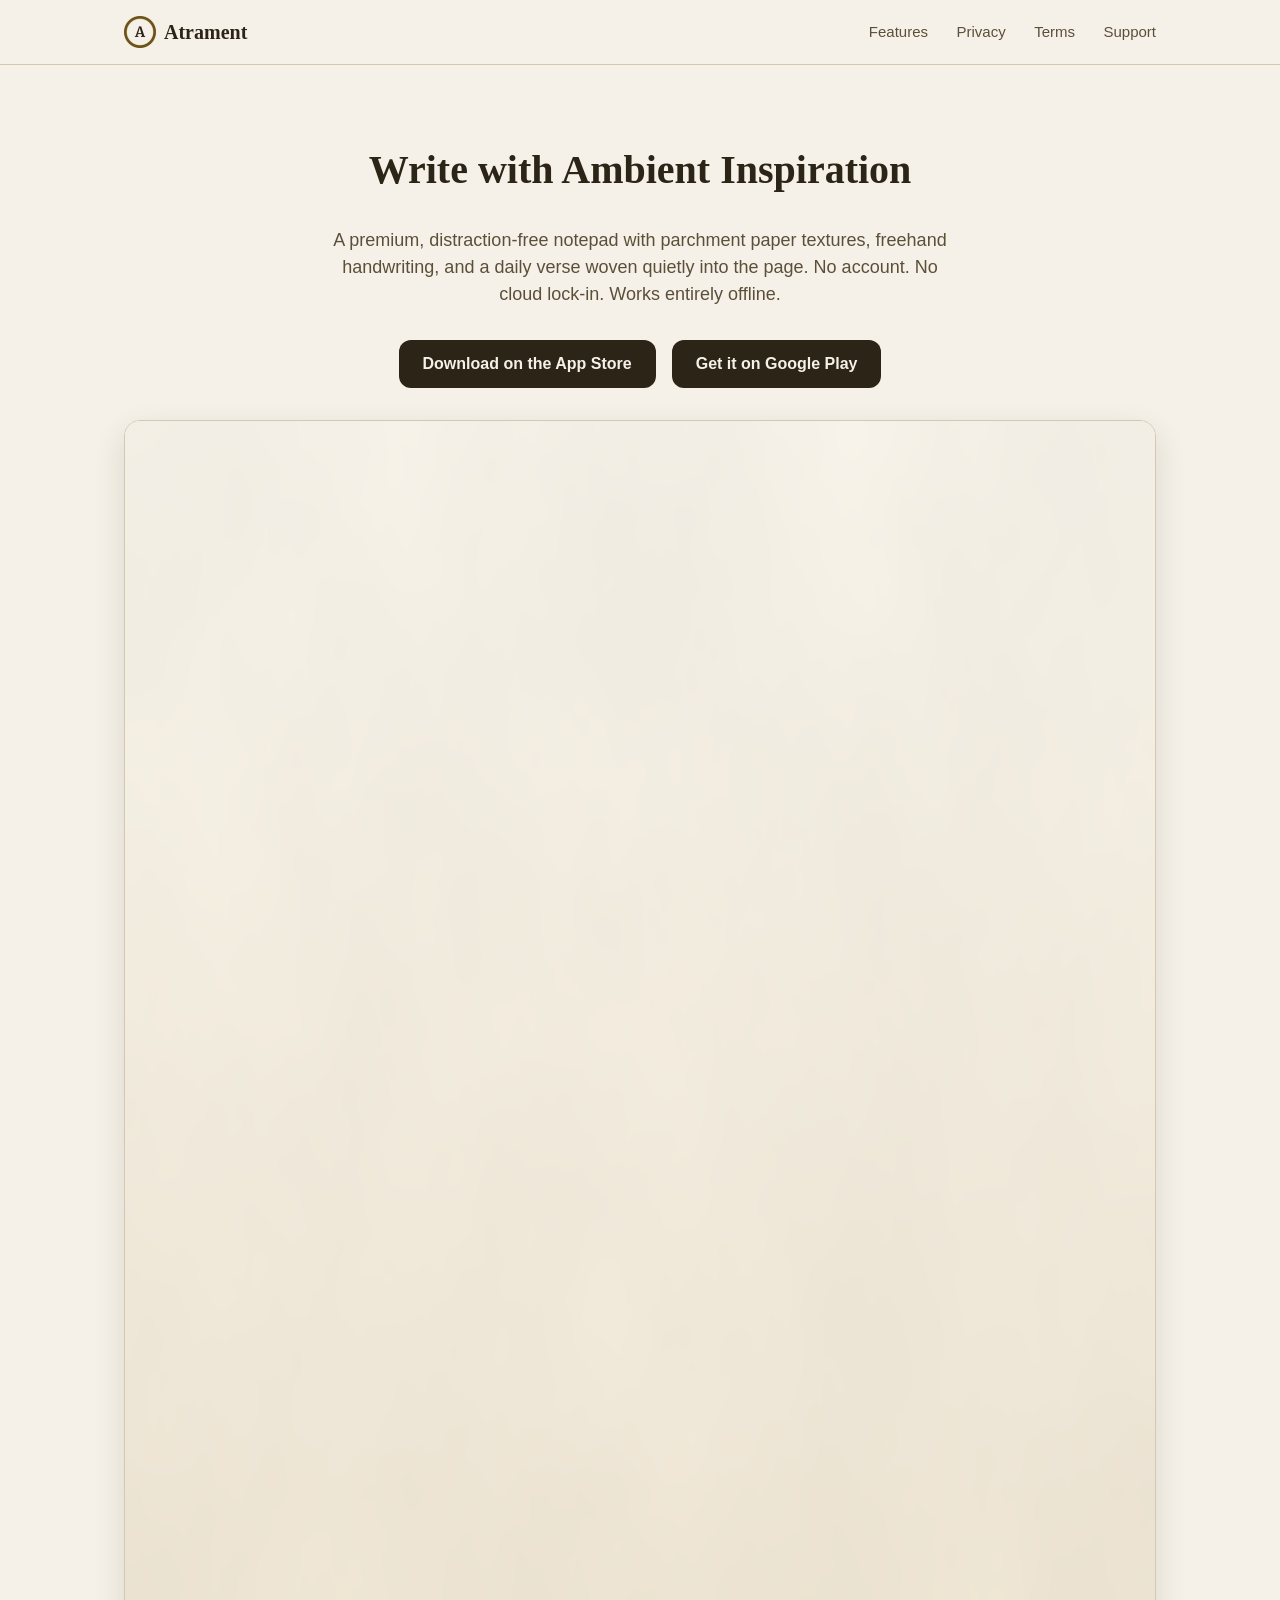
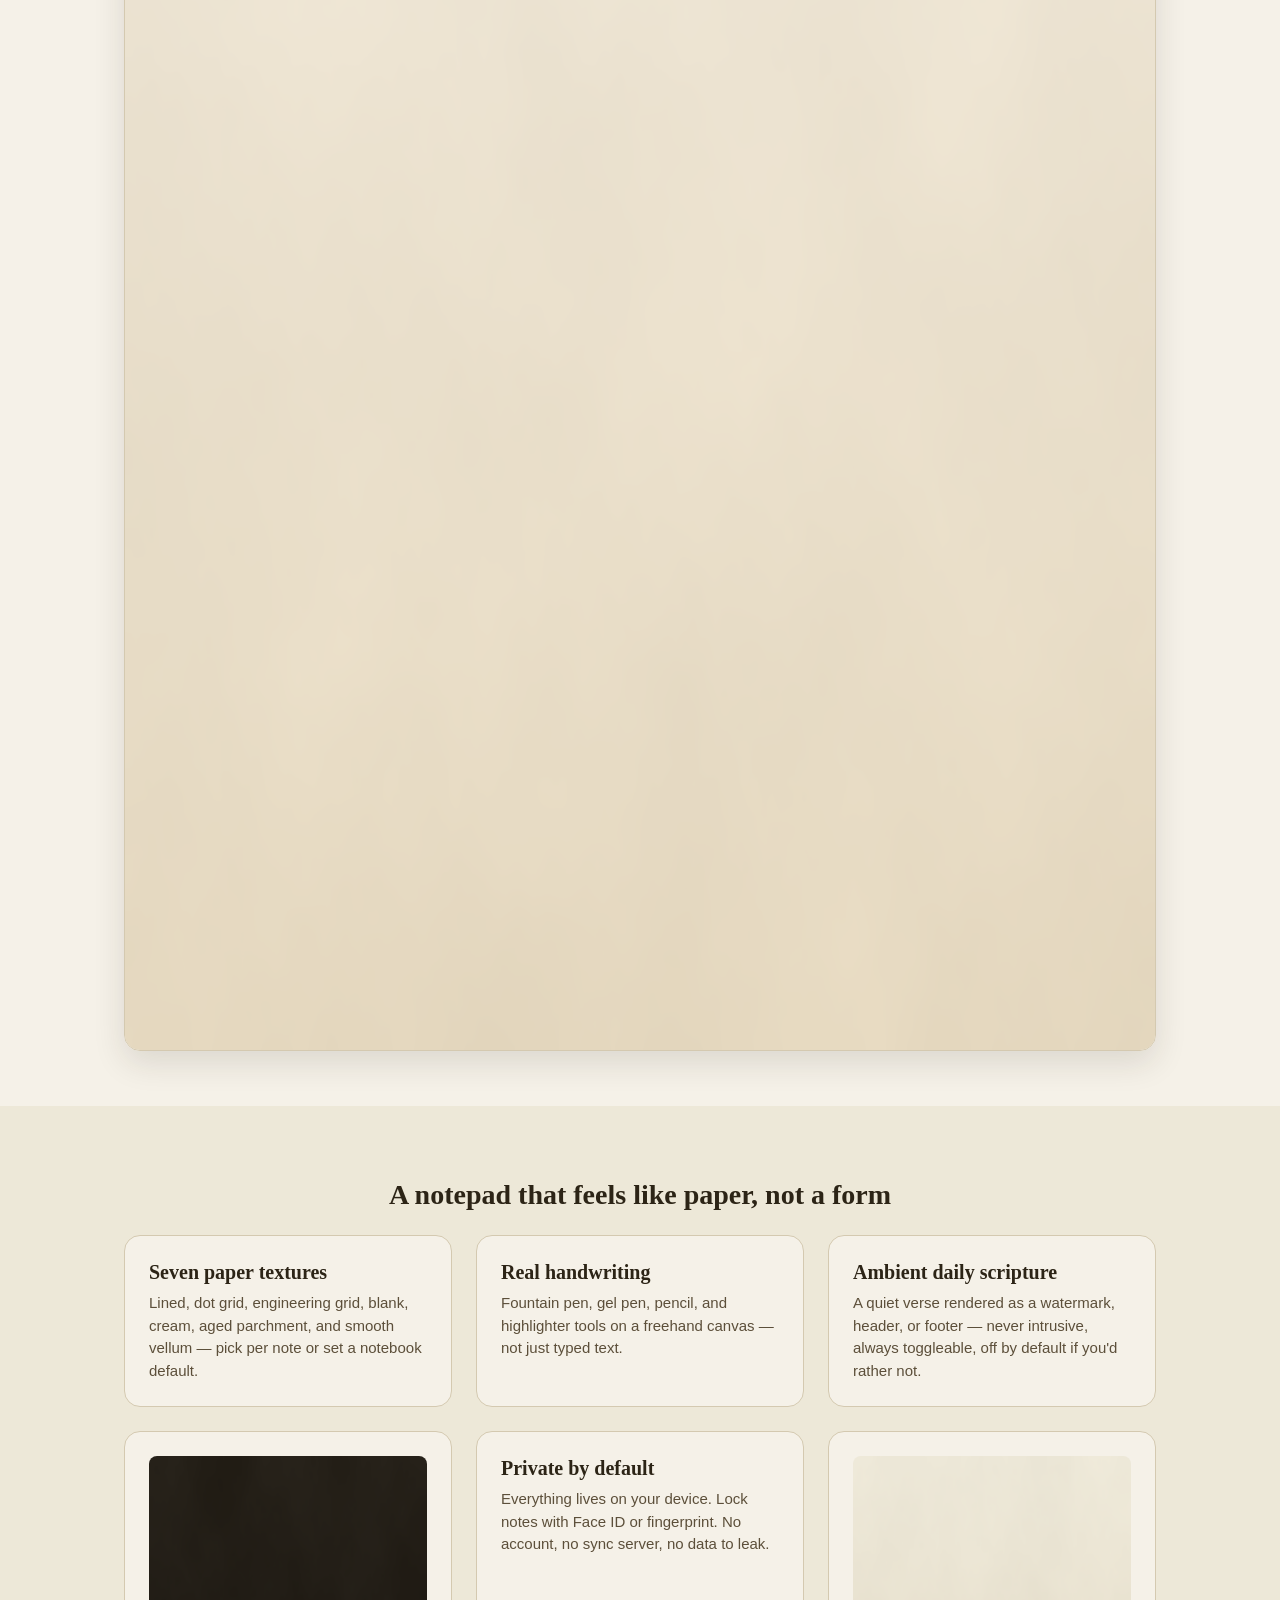
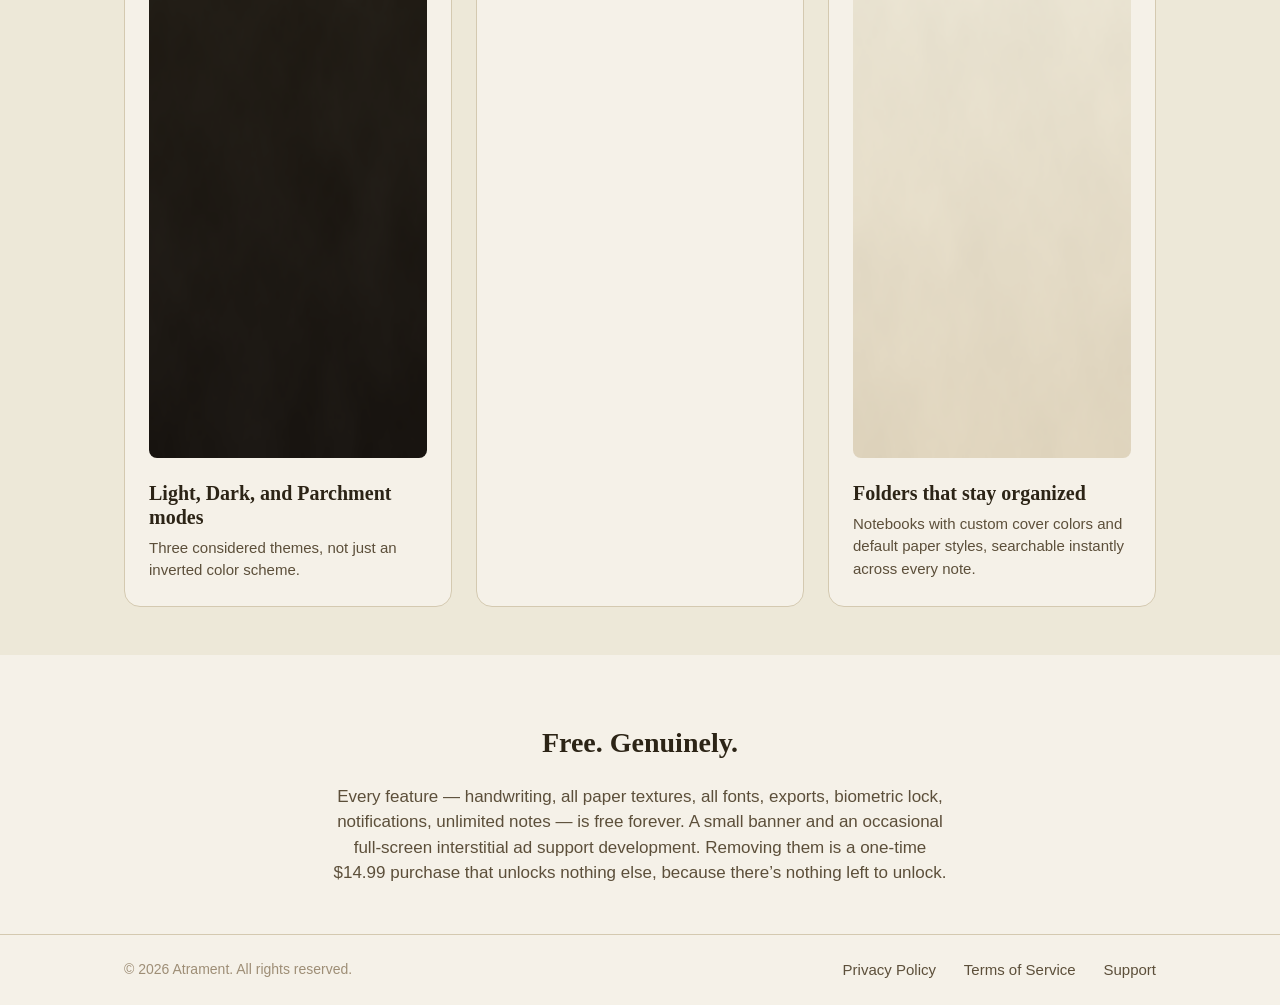
<file: website/index.html>
<!DOCTYPE html>
<html lang="en">
<head>
  <meta charset="UTF-8" />
  <meta name="viewport" content="width=device-width, initial-scale=1.0" />
  <title>Atrament — Aesthetic Notepad & Journal with Handwriting</title>
  <meta name="description" content="Atrament is a premium, distraction-free notepad with parchment paper textures, handwriting, and daily ambient scripture. No account required. Works offline." />
  <meta name="keywords" content="aesthetic notepad app, journal app with daily quotes, minimalist writing app, notepad with handwriting, sermon notes app, distraction free writer, notebook app with folders, goodnotes alternative android" />
  <meta property="og:title" content="Atrament — Aesthetic Notepad & Journal" />
  <meta property="og:description" content="A premium, distraction-free notepad with paper textures, handwriting, and daily ambient scripture." />
  <meta property="og:type" content="website" />
  <meta property="og:image" content="images/og-image.png" />
  <meta property="og:image:width" content="1200" />
  <meta property="og:image:height" content="630" />
  <meta name="twitter:card" content="summary_large_image" />
  <link rel="icon" type="image/svg+xml" href="images/favicon.svg" />
  <link rel="icon" type="image/png" sizes="512x512" href="images/logo.png" />
  <link rel="apple-touch-icon" sizes="180x180" href="images/apple-touch-icon.png" />
  <link rel="manifest" href="manifest.json" />
  <link rel="stylesheet" href="style.css" />
</head>
<body>
  <header class="site-header">
    <div class="container header-inner">
      <a href="/" class="brand">
        <img src="images/logo.png" alt="Atrament" class="brand-logo" />
        <span class="brand-name">Atrament</span>
      </a>
      <nav>
        <a href="#features">Features</a>
        <a href="privacy.html">Privacy</a>
        <a href="terms.html">Terms</a>
        <a href="support.html">Support</a>
      </nav>
    </div>
  </header>

  <main>
    <section class="hero">
      <div class="container hero-inner">
        <h1>Write with Ambient Inspiration</h1>
        <p class="hero-subtitle">
          A premium, distraction-free notepad with parchment paper textures,
          freehand handwriting, and a daily verse woven quietly into the page.
          No account. No cloud lock-in. Works entirely offline.
        </p>
        <div class="store-badges">
          <a class="store-badge" href="#" aria-label="Download on the App Store">Download on the App Store</a>
          <a class="store-badge" href="#" aria-label="Get it on Google Play">Get it on Google Play</a>
        </div>
        <div class="hero-image">
          <img src="images/screenshot_1.png" alt="Atrament note editor with parchment texture and a faint scripture watermark" />
        </div>
      </div>
    </section>

    <section id="features" class="features">
      <div class="container">
        <h2>A notepad that feels like paper, not a form</h2>
        <div class="feature-grid">
          <article class="feature-card">
            <h3>Seven paper textures</h3>
            <p>Lined, dot grid, engineering grid, blank, cream, aged parchment, and smooth vellum — pick per note or set a notebook default.</p>
          </article>
          <article class="feature-card">
            <h3>Real handwriting</h3>
            <p>Fountain pen, gel pen, pencil, and highlighter tools on a freehand canvas — not just typed text.</p>
          </article>
          <article class="feature-card">
            <h3>Ambient daily scripture</h3>
            <p>A quiet verse rendered as a watermark, header, or footer — never intrusive, always toggleable, off by default if you'd rather not.</p>
          </article>
          <article class="feature-card">
            <img src="images/screenshot_3.png" alt="Dark mode with muted gold accents" />
            <h3>Light, Dark, and Parchment modes</h3>
            <p>Three considered themes, not just an inverted color scheme.</p>
          </article>
          <article class="feature-card">
            <h3>Private by default</h3>
            <p>Everything lives on your device. Lock notes with Face ID or fingerprint. No account, no sync server, no data to leak.</p>
          </article>
          <article class="feature-card">
            <img src="images/screenshot_2.png" alt="Notebook grid view with cream-colored cards" />
            <h3>Folders that stay organized</h3>
            <p>Notebooks with custom cover colors and default paper styles, searchable instantly across every note.</p>
          </article>
        </div>
      </div>
    </section>

    <section class="pricing">
      <div class="container">
        <h2>Free. Genuinely.</h2>
        <p>
          Every feature — handwriting, all paper textures, all fonts, exports,
          biometric lock, notifications, unlimited notes — is free forever.
          A small banner and an occasional full-screen interstitial ad
          support development. Removing them is a one-time $14.99 purchase
          that unlocks nothing else, because there’s nothing left to unlock.
        </p>
      </div>
    </section>
  </main>

  <footer class="site-footer">
    <div class="container footer-inner">
      <span>© 2026 Atrament. All rights reserved.</span>
      <nav>
        <a href="privacy.html">Privacy Policy</a>
        <a href="terms.html">Terms of Service</a>
        <a href="support.html">Support</a>
      </nav>
    </div>
  </footer>
</body>
</html>
</file>
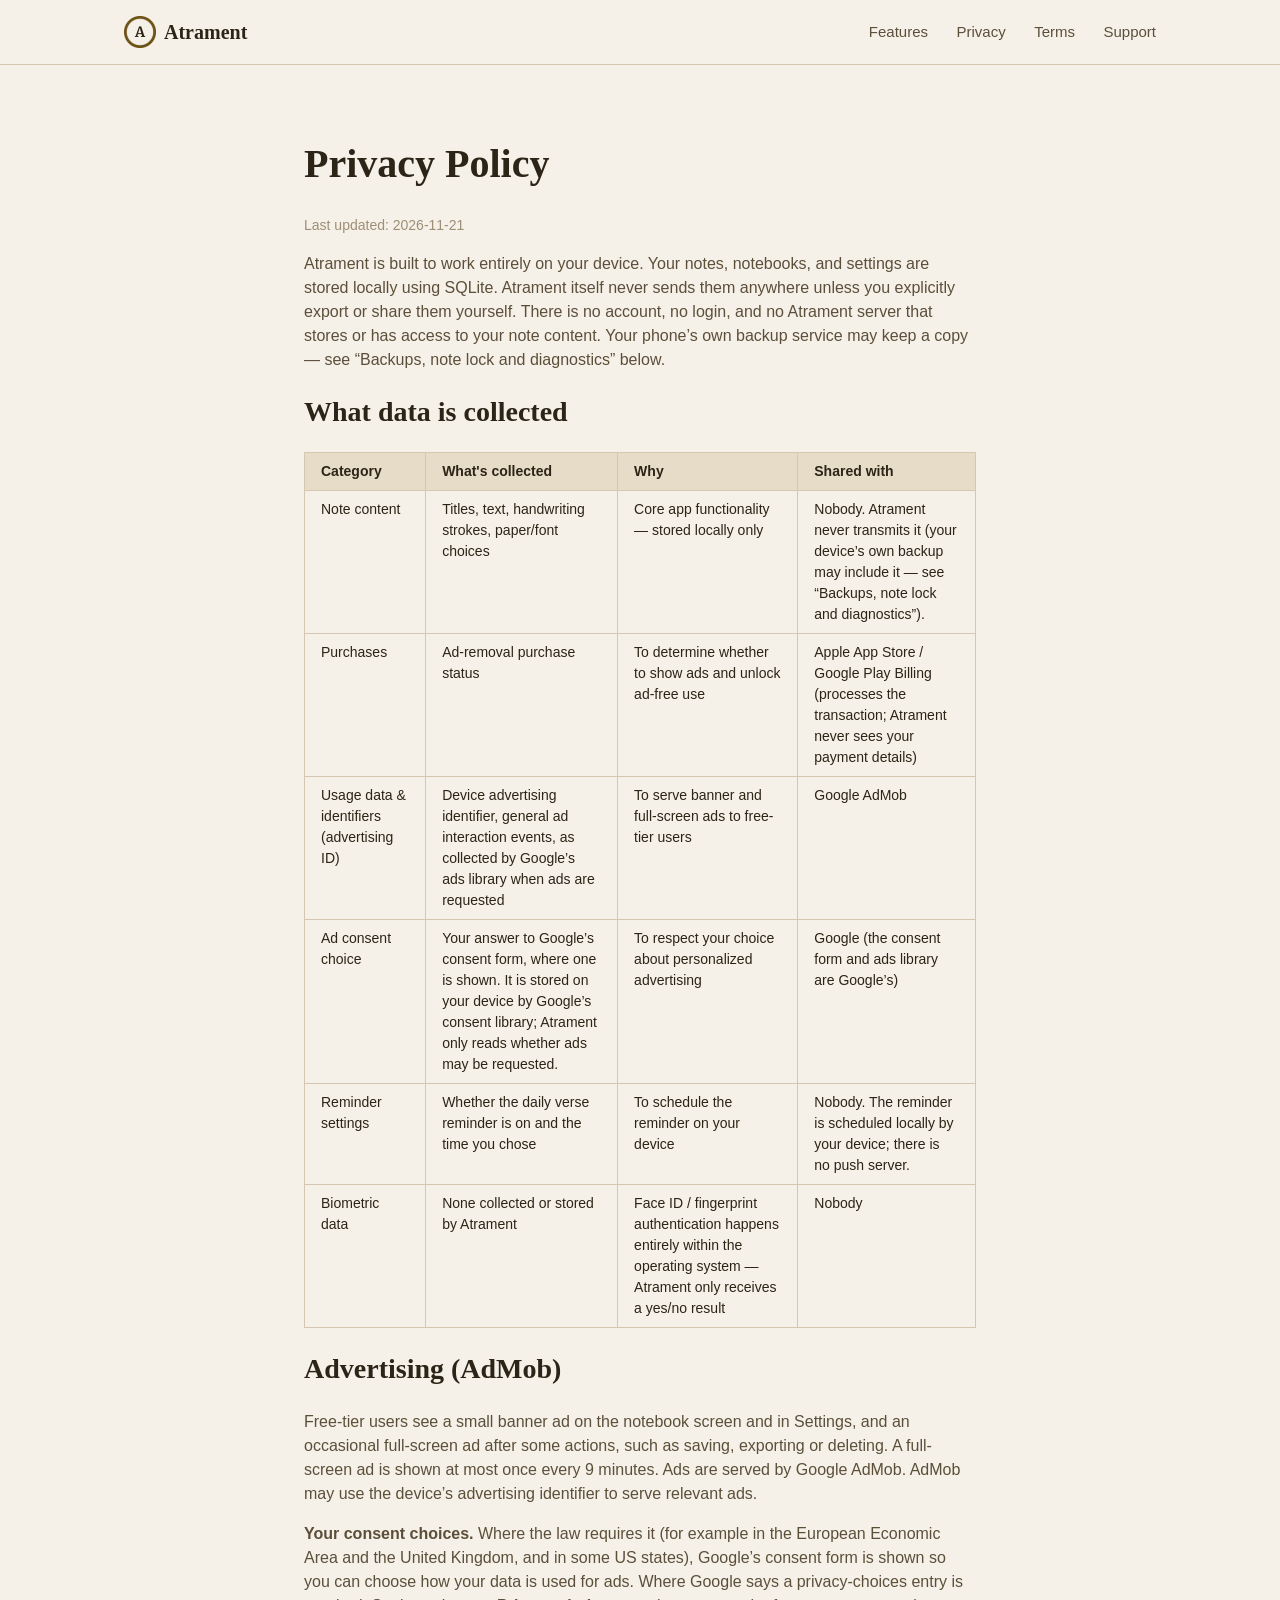
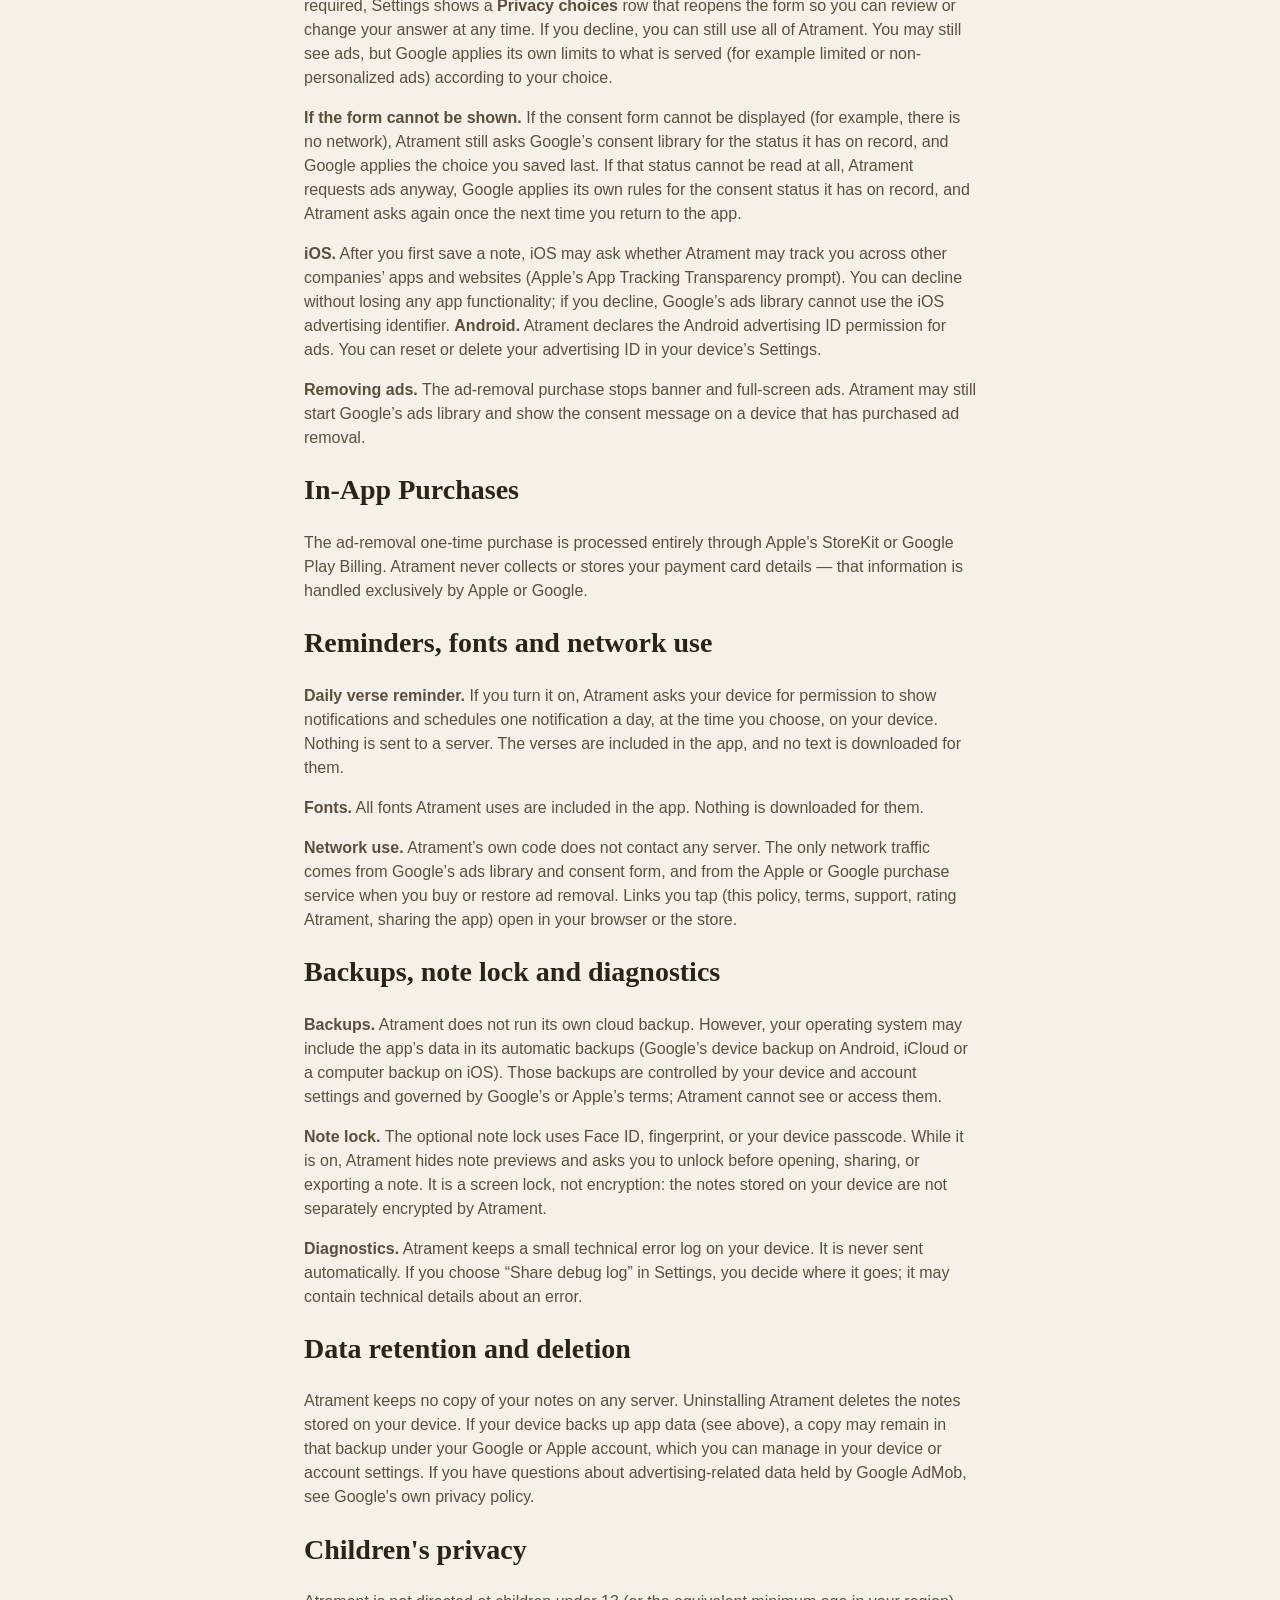
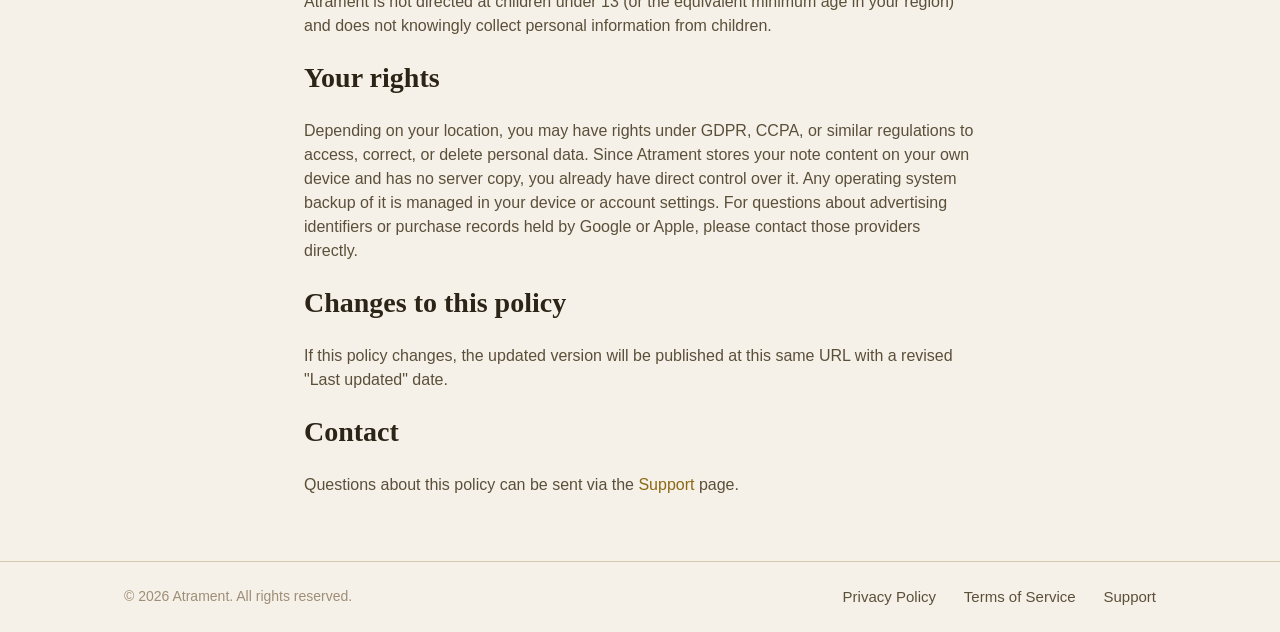
<file: website/privacy.html>
<!DOCTYPE html>
<html lang="en">
<head>
  <meta charset="UTF-8" />
  <meta name="viewport" content="width=device-width, initial-scale=1.0" />
  <title>Privacy Policy — Atrament</title>
  <meta name="description" content="Atrament privacy policy: what data is collected, why, and how it's handled." />
  <link rel="icon" type="image/svg+xml" href="images/favicon.svg" />
  <link rel="icon" type="image/png" sizes="512x512" href="images/logo.png" />
  <link rel="apple-touch-icon" sizes="180x180" href="images/apple-touch-icon.png" />
  <link rel="manifest" href="manifest.json" />
  <link rel="stylesheet" href="style.css" />
</head>
<body>
  <header class="site-header">
    <div class="container header-inner">
      <a href="/" class="brand">
        <img src="images/logo.png" alt="Atrament" class="brand-logo" />
        <span class="brand-name">Atrament</span>
      </a>
      <nav>
        <a href="index.html#features">Features</a>
        <a href="privacy.html">Privacy</a>
        <a href="terms.html">Terms</a>
        <a href="support.html">Support</a>
      </nav>
    </div>
  </header>

  <main class="legal-page">
    <div class="container">
      <h1>Privacy Policy</h1>
      <p class="legal-updated">Last updated: 2026-11-21</p>

      <p>
        Atrament is built to work entirely on your device. Your notes, notebooks,
        and settings are stored locally using SQLite. Atrament itself never
        sends them anywhere unless you explicitly export or share them
        yourself. There is no account, no login, and no Atrament server that
        stores or has access to your note content. Your phone’s own backup
        service may keep a copy — see “Backups, note lock and diagnostics”
        below.
      </p>

      <h2>What data is collected</h2>
      <table class="data-table">
        <thead>
          <tr>
            <th>Category</th>
            <th>What's collected</th>
            <th>Why</th>
            <th>Shared with</th>
          </tr>
        </thead>
        <tbody>
          <tr>
            <td>Note content</td>
            <td>Titles, text, handwriting strokes, paper/font choices</td>
            <td>Core app functionality — stored locally only</td>
            <td>Nobody. Atrament never transmits it (your device’s own backup may include it — see “Backups, note lock and diagnostics”).</td>
          </tr>
          <tr>
            <td>Purchases</td>
            <td>Ad-removal purchase status</td>
            <td>To determine whether to show ads and unlock ad-free use</td>
            <td>Apple App Store / Google Play Billing (processes the transaction; Atrament never sees your payment details)</td>
          </tr>
          <tr>
            <td>Usage data &amp; identifiers (advertising ID)</td>
            
            <td>Device advertising identifier, general ad interaction events, as collected by Google’s ads library when ads are requested</td>
            <td>To serve banner and full-screen ads to free-tier users</td>
            <td>Google AdMob</td>
          </tr>
          <tr>
            <td>Ad consent choice</td>
            <td>Your answer to Google’s consent form, where one is shown. It is stored on your device by Google’s consent library; Atrament only reads whether ads may be requested.</td>
            <td>To respect your choice about personalized advertising</td>
            <td>Google (the consent form and ads library are Google’s)</td>
          </tr>
          <tr>
            <td>Reminder settings</td>
            <td>Whether the daily verse reminder is on and the time you chose</td>
            <td>To schedule the reminder on your device</td>
            <td>Nobody. The reminder is scheduled locally by your device; there is no push server.</td>
          </tr>
          <tr>
            <td>Biometric data</td>
            <td>None collected or stored by Atrament</td>
            <td>Face ID / fingerprint authentication happens entirely within the operating system — Atrament only receives a yes/no result</td>
            <td>Nobody</td>
          </tr>
        </tbody>
      </table>

      <h2>Advertising (AdMob)</h2>
      <p>
        Free-tier users see a small banner ad on the notebook screen and in
        Settings, and an occasional full-screen ad after some actions, such as
        saving, exporting or deleting. A full-screen ad is shown at most once
        every 9 minutes. Ads are served by Google AdMob. AdMob may use the
        device’s advertising identifier to serve relevant ads.
      </p>
      <p>
        <strong>Your consent choices.</strong> Where the law requires it (for
        example in the European Economic Area and the United Kingdom, and in
        some US states), Google’s consent form is shown so you can choose how
        your data is used for ads. Where Google says a privacy-choices entry is
        required, Settings shows a <strong>Privacy choices</strong> row that
        reopens the form so you can review or change your answer at any time.
        If you decline, you can still use all of Atrament. You may still see
        ads, but Google applies its own limits to what is served (for example
        limited or non-personalized ads) according to your choice.
      </p>
      <p>
        <strong>If the form cannot be shown.</strong> If the consent form
        cannot be displayed (for example, there is no network), Atrament still
        asks Google’s consent library for the status it has on record, and
        Google applies the choice you saved last. If that status cannot be
        read at all, Atrament requests ads anyway, Google applies its own rules
        for the consent status it has on record, and Atrament asks again once
        the next time you return to the app.
      </p>
      <p>
        <strong>iOS.</strong> After you first save a note, iOS may ask whether
        Atrament may track you across other companies’ apps and websites
        (Apple’s App Tracking Transparency prompt). You can decline without
        losing any app functionality; if you decline, Google’s ads library
        cannot use the iOS advertising identifier. <strong>Android.</strong>
        Atrament declares the Android advertising ID permission for ads. You
        can reset or delete your advertising ID in your device’s Settings.
      </p>
      <p>
        <strong>Removing ads.</strong> The ad-removal purchase stops banner and
        full-screen ads. Atrament may still start Google’s ads library and
        show the consent message on a device that has purchased ad removal.
      </p>

      <h2>In-App Purchases</h2>
      <p>
        The ad-removal one-time purchase is processed entirely through Apple's
        StoreKit or Google Play Billing. Atrament never collects or stores
        your payment card details — that information is handled exclusively
        by Apple or Google.
      </p>

      <h2>Reminders, fonts and network use</h2>
      <p>
        <strong>Daily verse reminder.</strong> If you turn it on, Atrament asks
        your device for permission to show notifications and schedules one
        notification a day, at the time you choose, on your device. Nothing is
        sent to a server. The verses are included in the app, and no text is
        downloaded for them.
      </p>
      <p>
        <strong>Fonts.</strong> All fonts Atrament uses are included in the app.
        Nothing is downloaded for them.
      </p>
      <p>
        <strong>Network use.</strong> Atrament’s own code does not contact any
        server. The only network traffic comes from Google’s ads library and
        consent form, and from the Apple or Google purchase service when you
        buy or restore ad removal. Links you tap (this policy, terms, support,
        rating Atrament, sharing the app) open in your browser or the store.
      </p>

      <h2>Backups, note lock and diagnostics</h2>
      <p>
        <strong>Backups.</strong> Atrament does not run its own cloud backup.
        However, your operating system may include the app’s data in its
        automatic backups (Google’s device backup on Android, iCloud or a
        computer backup on iOS). Those backups are controlled by your device
        and account settings and governed by Google’s or Apple’s terms;
        Atrament cannot see or access them.
      </p>
      <p>
        <strong>Note lock.</strong> The optional note lock uses Face ID,
        fingerprint, or your device passcode. While it is on, Atrament hides
        note previews and asks you to unlock before opening, sharing, or
        exporting a note. It is a screen lock, not encryption: the notes
        stored on your device are not separately encrypted by Atrament.
      </p>
      <p>
        <strong>Diagnostics.</strong> Atrament keeps a small technical error
        log on your device. It is never sent automatically. If you choose
        “Share debug log” in Settings, you decide where it goes; it may
        contain technical details about an error.
      </p>

      <h2>Data retention and deletion</h2>
      <p>
        Atrament keeps no copy of your notes on any server. Uninstalling
        Atrament deletes the notes stored on your device. If your device
        backs up app data (see above), a copy may remain in that backup under
        your Google or Apple account, which you can manage in your device or
        account settings. If you have questions about
        advertising-related data held by Google AdMob, see Google's own
        privacy policy.
      </p>

      <h2>Children's privacy</h2>
      <p>
        Atrament is not directed at children under 13 (or the equivalent
        minimum age in your region) and does not knowingly collect personal
        information from children.
      </p>

      <h2>Your rights</h2>
      <p>
        Depending on your location, you may have rights under GDPR, CCPA, or
        similar regulations to access, correct, or delete personal data.
        Since Atrament stores your note content on your own device and has no
        server copy, you already have direct control over it. Any operating
        system backup of it is managed in your device or account settings. For
        questions about advertising identifiers or purchase records held by
        Google or Apple, please contact those providers directly.
      </p>

      <h2>Changes to this policy</h2>
      <p>
        If this policy changes, the updated version will be published at
        this same URL with a revised "Last updated" date.
      </p>

      <h2>Contact</h2>
      <p>
        Questions about this policy can be sent via the
        <a href="support.html">Support</a> page.
      </p>
    </div>
  </main>

  <footer class="site-footer">
    <div class="container footer-inner">
      <span>© 2026 Atrament. All rights reserved.</span>
      <nav>
        <a href="privacy.html">Privacy Policy</a>
        <a href="terms.html">Terms of Service</a>
        <a href="support.html">Support</a>
      </nav>
    </div>
  </footer>
</body>
</html>
</file>
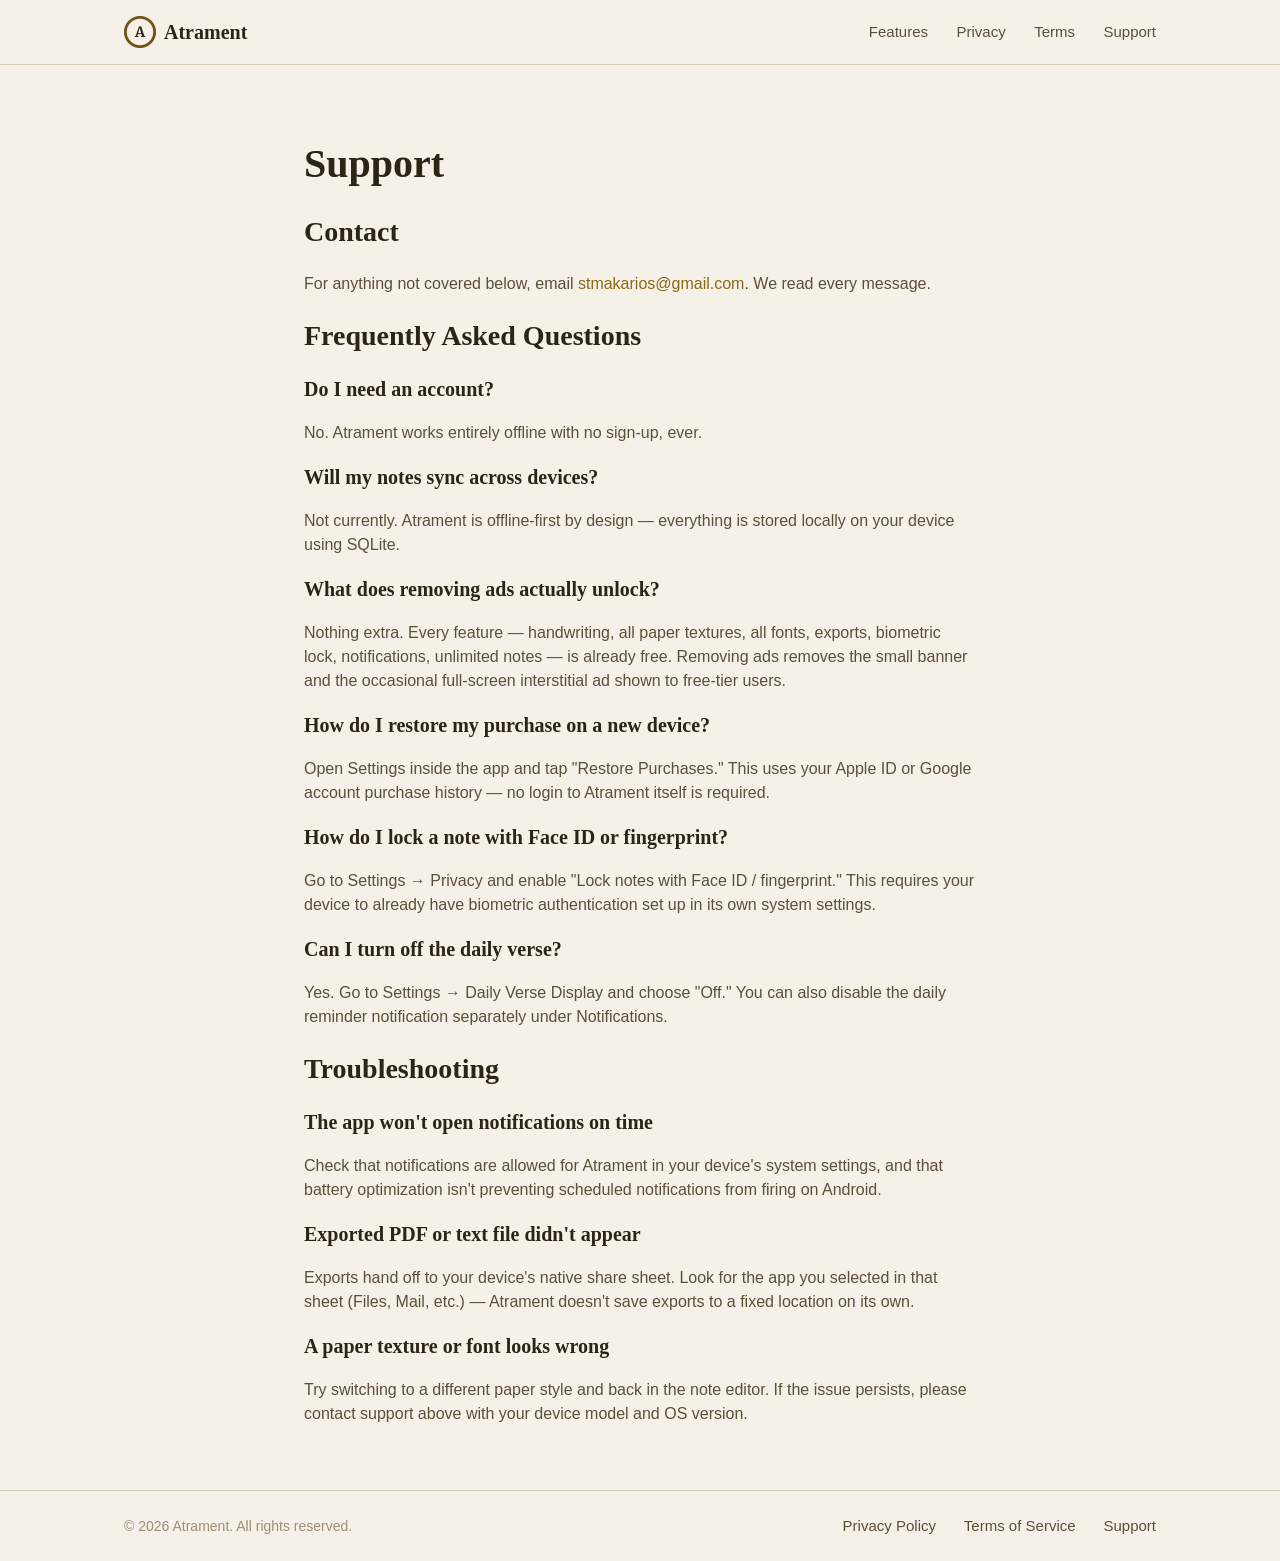
<file: website/support.html>
<!DOCTYPE html>
<html lang="en">
<head>
  <meta charset="UTF-8" />
  <meta name="viewport" content="width=device-width, initial-scale=1.0" />
  <title>Support — Atrament</title>
  <meta name="description" content="Get help with Atrament: FAQ, troubleshooting, and contact information." />
  <link rel="icon" type="image/svg+xml" href="images/favicon.svg" />
  <link rel="icon" type="image/png" sizes="512x512" href="images/logo.png" />
  <link rel="apple-touch-icon" sizes="180x180" href="images/apple-touch-icon.png" />
  <link rel="manifest" href="manifest.json" />
  <link rel="stylesheet" href="style.css" />
</head>
<body>
  <header class="site-header">
    <div class="container header-inner">
      <a href="/" class="brand">
        <img src="images/logo.png" alt="Atrament" class="brand-logo" />
        <span class="brand-name">Atrament</span>
      </a>
      <nav>
        <a href="index.html#features">Features</a>
        <a href="privacy.html">Privacy</a>
        <a href="terms.html">Terms</a>
        <a href="support.html">Support</a>
      </nav>
    </div>
  </header>

  <main class="legal-page">
    <div class="container">
      <h1>Support</h1>

      <h2>Contact</h2>
      <p>
        For anything not covered below, email
        <a href="mailto:stmakarios@gmail.com">stmakarios@gmail.com</a>.
        We read every message.
      </p>

      <h2>Frequently Asked Questions</h2>

      <h3>Do I need an account?</h3>
      <p>No. Atrament works entirely offline with no sign-up, ever.</p>

      <h3>Will my notes sync across devices?</h3>
      <p>
        Not currently. Atrament is offline-first by design — everything is
        stored locally on your device using SQLite.
      </p>

      <h3>What does removing ads actually unlock?</h3>
      <p>
        Nothing extra. Every feature — handwriting, all paper textures, all
        fonts, exports, biometric lock, notifications, unlimited notes — is
        already free. Removing ads removes the small banner and the
        occasional full-screen interstitial ad shown to free-tier users.
      </p>

      <h3>How do I restore my purchase on a new device?</h3>
      <p>
        Open Settings inside the app and tap "Restore Purchases." This uses
        your Apple ID or Google account purchase history — no login to
        Atrament itself is required.
      </p>

      <h3>How do I lock a note with Face ID or fingerprint?</h3>
      <p>
        Go to Settings → Privacy and enable "Lock notes with Face ID /
        fingerprint." This requires your device to already have biometric
        authentication set up in its own system settings.
      </p>

      <h3>Can I turn off the daily verse?</h3>
      <p>
        Yes. Go to Settings → Daily Verse Display and choose "Off." You can
        also disable the daily reminder notification separately under
        Notifications.
      </p>

      <h2>Troubleshooting</h2>

      <h3>The app won't open notifications on time</h3>
      <p>
        Check that notifications are allowed for Atrament in your device's
        system settings, and that battery optimization isn't preventing
        scheduled notifications from firing on Android.
      </p>

      <h3>Exported PDF or text file didn't appear</h3>
      <p>
        Exports hand off to your device's native share sheet. Look for the
        app you selected in that sheet (Files, Mail, etc.) — Atrament
        doesn't save exports to a fixed location on its own.
      </p>

      <h3>A paper texture or font looks wrong</h3>
      <p>
        Try switching to a different paper style and back in the note
        editor. If the issue persists, please contact support above with
        your device model and OS version.
      </p>
    </div>
  </main>

  <footer class="site-footer">
    <div class="container footer-inner">
      <span>© 2026 Atrament. All rights reserved.</span>
      <nav>
        <a href="privacy.html">Privacy Policy</a>
        <a href="terms.html">Terms of Service</a>
        <a href="support.html">Support</a>
      </nav>
    </div>
  </footer>
</body>
</html>
</file>
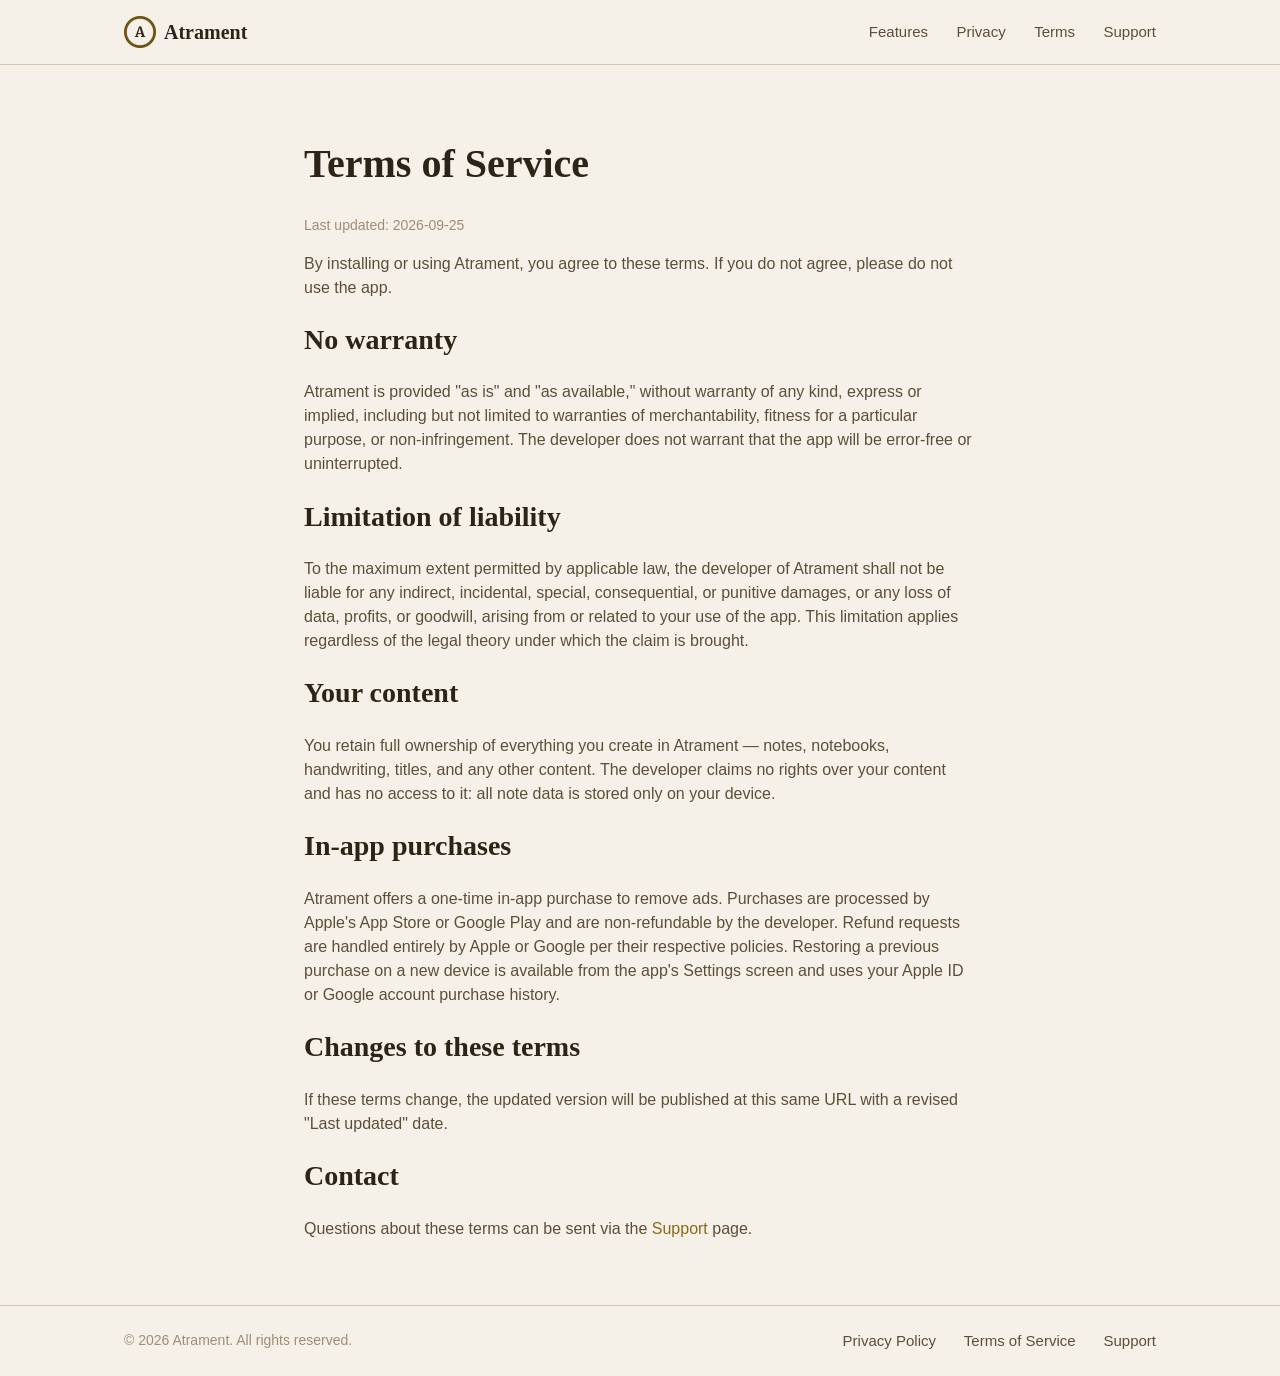
<file: website/terms.html>
<!DOCTYPE html>
<html lang="en">
<head>
  <meta charset="UTF-8" />
  <meta name="viewport" content="width=device-width, initial-scale=1.0" />
  <title>Terms of Service — Atrament</title>
  <meta name="description" content="Atrament terms of service: usage terms, limitations, and in-app purchase terms." />
  <link rel="icon" type="image/svg+xml" href="images/favicon.svg" />
  <link rel="icon" type="image/png" sizes="512x512" href="images/logo.png" />
  <link rel="apple-touch-icon" sizes="180x180" href="images/apple-touch-icon.png" />
  <link rel="manifest" href="manifest.json" />
  <link rel="stylesheet" href="style.css" />
</head>
<body>
  <header class="site-header">
    <div class="container header-inner">
      <a href="/" class="brand">
        <img src="images/logo.png" alt="Atrament" class="brand-logo" />
        <span class="brand-name">Atrament</span>
      </a>
      <nav>
        <a href="index.html#features">Features</a>
        <a href="privacy.html">Privacy</a>
        <a href="terms.html">Terms</a>
        <a href="support.html">Support</a>
      </nav>
    </div>
  </header>

  <main class="legal-page">
    <div class="container">
      <h1>Terms of Service</h1>
      <p class="legal-updated">Last updated: 2026-09-25</p>

      <p>
        By installing or using Atrament, you agree to these terms. If you do
        not agree, please do not use the app.
      </p>

      <h2>No warranty</h2>
      <p>
        Atrament is provided "as is" and "as available," without warranty of
        any kind, express or implied, including but not limited to warranties
        of merchantability, fitness for a particular purpose, or
        non-infringement. The developer does not warrant that the app will be
        error-free or uninterrupted.
      </p>

      <h2>Limitation of liability</h2>
      <p>
        To the maximum extent permitted by applicable law, the developer of
        Atrament shall not be liable for any indirect, incidental, special,
        consequential, or punitive damages, or any loss of data, profits, or
        goodwill, arising from or related to your use of the app. This
        limitation applies regardless of the legal theory under which the
        claim is brought.
      </p>

      <h2>Your content</h2>
      <p>
        You retain full ownership of everything you create in Atrament —
        notes, notebooks, handwriting, titles, and any other content. The
        developer claims no rights over your content and has no access to it:
        all note data is stored only on your device.
      </p>

      <h2>In-app purchases</h2>
      <p>
        Atrament offers a one-time in-app purchase to remove ads. Purchases
        are processed by Apple's App Store or Google Play and are
        non-refundable by the developer. Refund requests are handled entirely
        by Apple or Google per their respective policies. Restoring a previous
        purchase on a new device is available from the app's Settings screen
        and uses your Apple ID or Google account purchase history.
      </p>

      <h2>Changes to these terms</h2>
      <p>
        If these terms change, the updated version will be published at this
        same URL with a revised "Last updated" date.
      </p>

      <h2>Contact</h2>
      <p>
        Questions about these terms can be sent via the
        <a href="support.html">Support</a> page.
      </p>
    </div>
  </main>

  <footer class="site-footer">
    <div class="container footer-inner">
      <span>© 2026 Atrament. All rights reserved.</span>
      <nav>
        <a href="privacy.html">Privacy Policy</a>
        <a href="terms.html">Terms of Service</a>
        <a href="support.html">Support</a>
      </nav>
    </div>
  </footer>
</body>
</html>
</file>
<file: website/style.css>
:root {
  --bg-primary: #F5F1E8;
  --bg-secondary: #EDE8D8;
  --bg-tertiary: #E6DCC8;
  --accent: #8B6914;
  --accent-dim: #6B5010;
  --text-primary: #2C2416;
  --text-secondary: #5C4F3A;
  --text-tertiary: #9E8E76;
  --border-subtle: #D4C9B0;

  --space-xs: 4px;
  --space-sm: 8px;
  --space-md: 16px;
  --space-lg: 24px;
  --space-xl: 32px;
  --space-xxl: 48px;

  --radius-card: 16px;
  --radius-button: 12px;
}

* {
  box-sizing: border-box;
}

body {
  margin: 0;
  background: var(--bg-primary);
  color: var(--text-primary);
  font-family: -apple-system, BlinkMacSystemFont, 'Segoe UI', Roboto, sans-serif;
  line-height: 1.5;
}

h1, h2, h3 {
  font-family: Georgia, 'Times New Roman', serif;
  color: var(--text-primary);
  line-height: 1.2;
}

h1 {
  font-size: 40px;
  font-weight: 700;
}

h2 {
  font-size: 28px;
  font-weight: 600;
  margin-bottom: var(--space-lg);
}

h3 {
  font-size: 20px;
  font-weight: 600;
}

p {
  color: var(--text-secondary);
}

a {
  color: var(--accent);
  text-decoration: none;
}

a:hover {
  text-decoration: underline;
}

.container {
  max-width: 1080px;
  margin: 0 auto;
  padding: 0 var(--space-lg);
}

.site-header {
  background: var(--bg-primary);
  border-bottom: 0.5px solid var(--border-subtle);
  position: sticky;
  top: 0;
  z-index: 10;
}

.header-inner {
  display: flex;
  align-items: center;
  justify-content: space-between;
  padding: var(--space-md) var(--space-lg);
}

.brand {
  display: flex;
  align-items: center;
  gap: var(--space-sm);
}

.brand-logo {
  width: 32px;
  height: 32px;
  border-radius: 8px;
}

.brand-name {
  font-family: Georgia, serif;
  font-size: 20px;
  font-weight: 700;
  color: var(--text-primary);
}

.site-header nav a,
.site-footer nav a {
  margin-left: var(--space-lg);
  color: var(--text-secondary);
  font-size: 15px;
}

.hero {
  padding: var(--space-xxl) 0;
  text-align: center;
}

.hero-subtitle {
  max-width: 640px;
  margin: var(--space-md) auto var(--space-xl);
  font-size: 18px;
}

.store-badges {
  display: flex;
  gap: var(--space-md);
  justify-content: center;
  flex-wrap: wrap;
  margin-bottom: var(--space-xl);
}

.store-badge {
  display: inline-block;
  padding: 12px 24px;
  background: var(--text-primary);
  color: var(--bg-primary) !important;
  border-radius: var(--radius-button);
  font-weight: 600;
  text-decoration: none !important;
}

.hero-image img {
  max-width: 100%;
  border-radius: var(--radius-card);
  border: 0.5px solid var(--border-subtle);
  box-shadow: 0 12px 32px rgba(44, 36, 22, 0.12);
}

.features {
  padding: var(--space-xxl) 0;
  background: var(--bg-secondary);
}

.features h2 {
  text-align: center;
}

.feature-grid {
  display: grid;
  grid-template-columns: repeat(auto-fit, minmax(280px, 1fr));
  gap: var(--space-lg);
}

.feature-card {
  background: var(--bg-primary);
  border: 0.5px solid var(--border-subtle);
  border-radius: var(--radius-card);
  padding: var(--space-lg);
}

.feature-card img {
  width: 100%;
  border-radius: 8px;
  margin-bottom: var(--space-md);
}

.feature-card h3 {
  margin-top: 0;
  margin-bottom: var(--space-sm);
}

.feature-card p {
  margin: 0;
  font-size: 15px;
}

.pricing {
  padding: var(--space-xxl) 0;
  text-align: center;
}

.pricing p {
  max-width: 620px;
  margin: 0 auto;
  font-size: 17px;
}

.legal-page {
  padding: var(--space-xxl) 0;
}

.legal-page .container {
  max-width: 720px;
}

.legal-updated {
  color: var(--text-tertiary);
  font-size: 14px;
}

.data-table {
  width: 100%;
  border-collapse: collapse;
  margin: var(--space-lg) 0;
  font-size: 14px;
}

.data-table th,
.data-table td {
  text-align: left;
  padding: var(--space-sm) var(--space-md);
  border: 0.5px solid var(--border-subtle);
  vertical-align: top;
}

.data-table th {
  background: var(--bg-tertiary);
  font-weight: 600;
}

.site-footer {
  border-top: 0.5px solid var(--border-subtle);
  padding: var(--space-lg) 0;
}

.footer-inner {
  display: flex;
  align-items: center;
  justify-content: space-between;
  flex-wrap: wrap;
  gap: var(--space-sm);
  font-size: 14px;
  color: var(--text-tertiary);
}

@media (max-width: 600px) {
  h1 { font-size: 30px; }
  .header-inner, .footer-inner { flex-direction: column; gap: var(--space-sm); }
}
</file>
